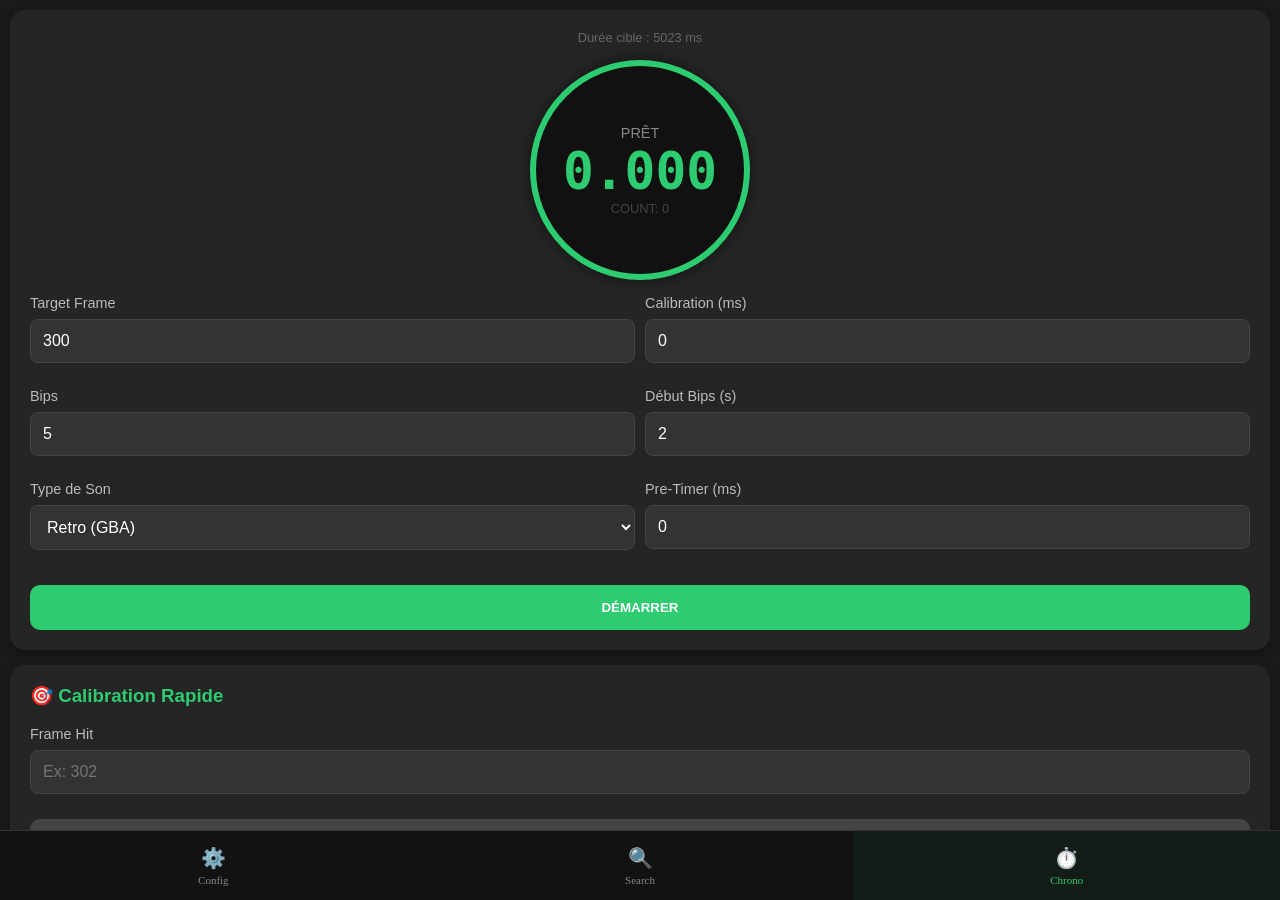
<file: index.html>
<!DOCTYPE html>
<html lang="fr">
<head>
    <meta charset="UTF-8">
    <meta name="viewport" content="width=device-width, initial-scale=1.0, maximum-scale=1.0, user-scalable=no">
    <title>RNG Master Pro</title>
    <link rel="stylesheet" href="style-core.css">
</head>
<body class="index-body">

    <iframe src="pages/chrono.html" id="content-frame" name="content-frame"></iframe>

    <nav class="nav-bar">
        <a href="pages/config.html" target="content-frame" class="nav-item" onclick="setActive(this)">
            <span class="nav-icon">⚙️</span>
            <span>Config</span>
        </a>
        <a href="pages/search.html" target="content-frame" class="nav-item" onclick="setActive(this)">
            <span class="nav-icon">🔍</span>
            <span>Search</span>
        </a>
        <a href="pages/chrono.html" target="content-frame" class="nav-item active" onclick="setActive(this)">
            <span class="nav-icon">⏱️</span>
            <span>Chrono</span>
        </a>
    </nav>

    <script src="app-core.js"></script>
</body>
</html>
</file>
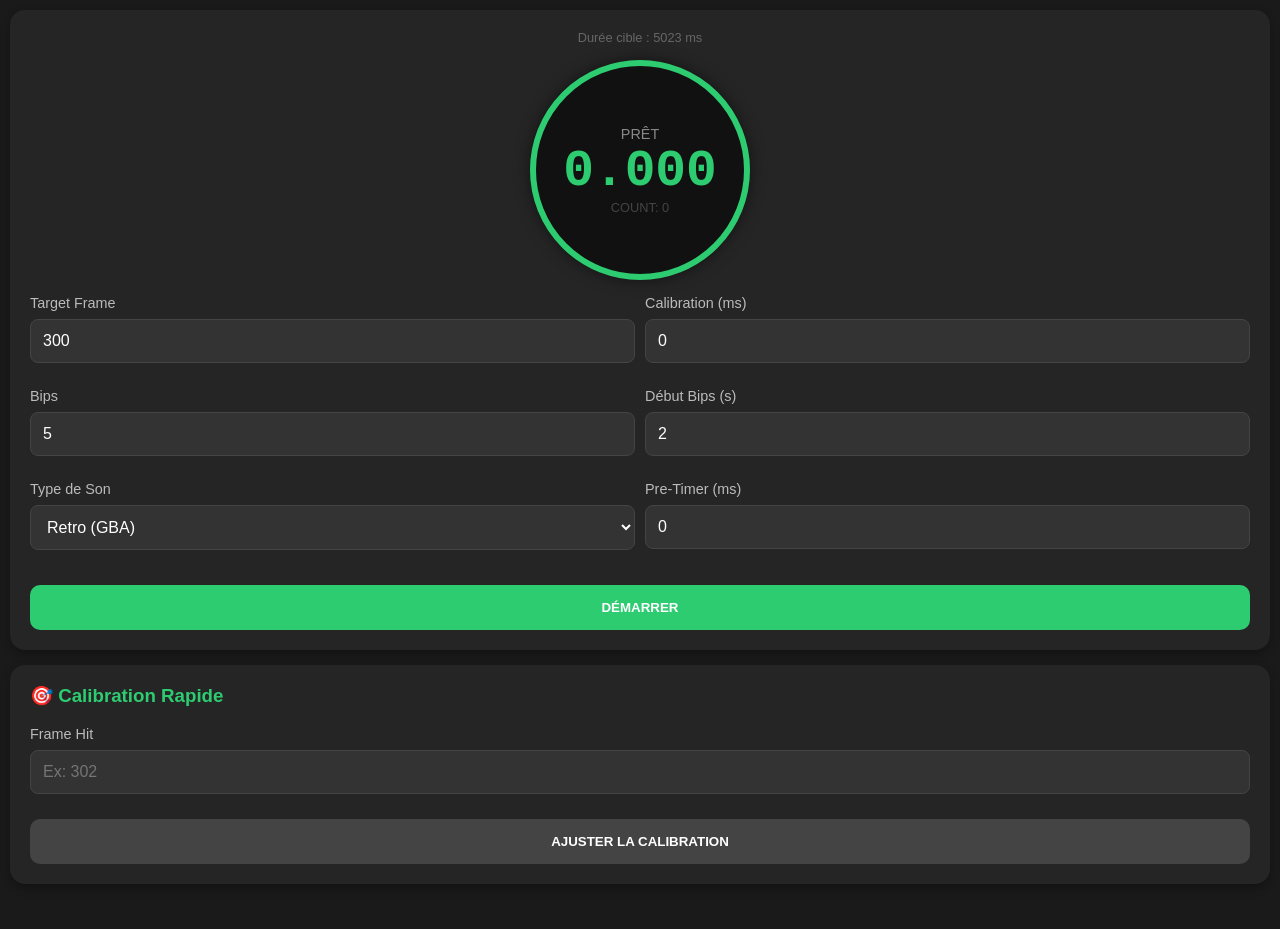
<file: pages/chrono.html>
<!DOCTYPE html>
<html lang="fr">
<head>
    <meta charset="UTF-8">
    <meta name="viewport" content="width=device-width, initial-scale=1.0, maximum-scale=1.0, user-scalable=no">
    <link rel="stylesheet" href="../style-core.css">
    <style>
        .chrono-container {
            position: relative; width: 220px; height: 220px;
            margin: 15px auto; border-radius: 50%;
            background: #111; border: 6px solid var(--game-color);
            display: flex; flex-direction: column; justify-content: center; align-items: center;
            overflow: hidden; box-shadow: 0 0 15px rgba(0,0,0,0.5);
        }
        #flash-circle {
            position: absolute; top: 0; left: 0; width: 100%; height: 100%;
            background: white; opacity: 0; pointer-events: none; z-index: 2;
        }
        .timer-display { font-size: 3.2rem; font-family: monospace; color: var(--game-color); font-weight: bold; z-index: 3; }
        .phase-name { font-size: 0.9rem; color: #888; z-index: 3; text-transform: uppercase; }
        #duration-info { text-align: center; font-size: 0.8rem; color: #666; margin-bottom: 10px; }
        .grid-inputs { display: grid; grid-template-columns: 1fr 1fr; gap: 10px; margin-top: 10px; }
    </style>
</head>
<body>

    <div class="card">
        <div id="duration-info">Durée cible : 0 ms</div>
        <div class="chrono-container">
            <div id="flash-circle"></div>
            <div id="phase-label" class="phase-name">PRÊT</div>
            <div id="timer-val" class="timer-display">0.000</div>
            <div style="color: #444; font-size: 0.8rem;">COUNT: <span id="count-val">0</span></div>
        </div>

        <div class="grid-inputs">
            <div>
                <label>Target Frame</label>
                <input type="number" id="target-frame" value="300" oninput="window.updateTargetInfo()">
            </div>
            <div>
                <label>Calibration (ms)</label>
                <input type="number" id="calibration" value="0" oninput="window.updateTargetInfo()">
            </div>
        </div>

        <div class="grid-inputs">
            <div>
                <label>Bips</label>
                <input type="number" id="num-beeps" value="5">
            </div>
            <div>
                <label>Début Bips (s)</label>
                <input type="number" id="beep-start" value="2">
            </div>
        </div>

        <div class="grid-inputs">
            <div>
                <label>Type de Son</label>
                <select id="beep-type">
                    <option value="square">Retro (GBA)</option>
                    <option value="sine">Doux</option>
                    <option value="sawtooth">Tranchant</option>
                </select>
            </div>
            <div>
                <label>Pre-Timer (ms)</label>
                <input type="number" id="pre-timer" value="0">
            </div>
        </div>

        <button class="btn" id="start-btn" onclick="window.toggleTimer()" style="margin-top:20px;">DÉMARRER</button>
    </div>

    <div class="card">
        <h3>🎯 Calibration Rapide</h3>
        <label>Frame Hit</label>
        <input type="number" id="frame-hit" placeholder="Ex: 302">
        <button class="btn" style="background: #444; margin-top: 10px;" onclick="window.updateCalibration()">AJUSTER LA CALIBRATION</button>
    </div>

    <script src="chrono.js"></script>
</body>
</html>
</file>
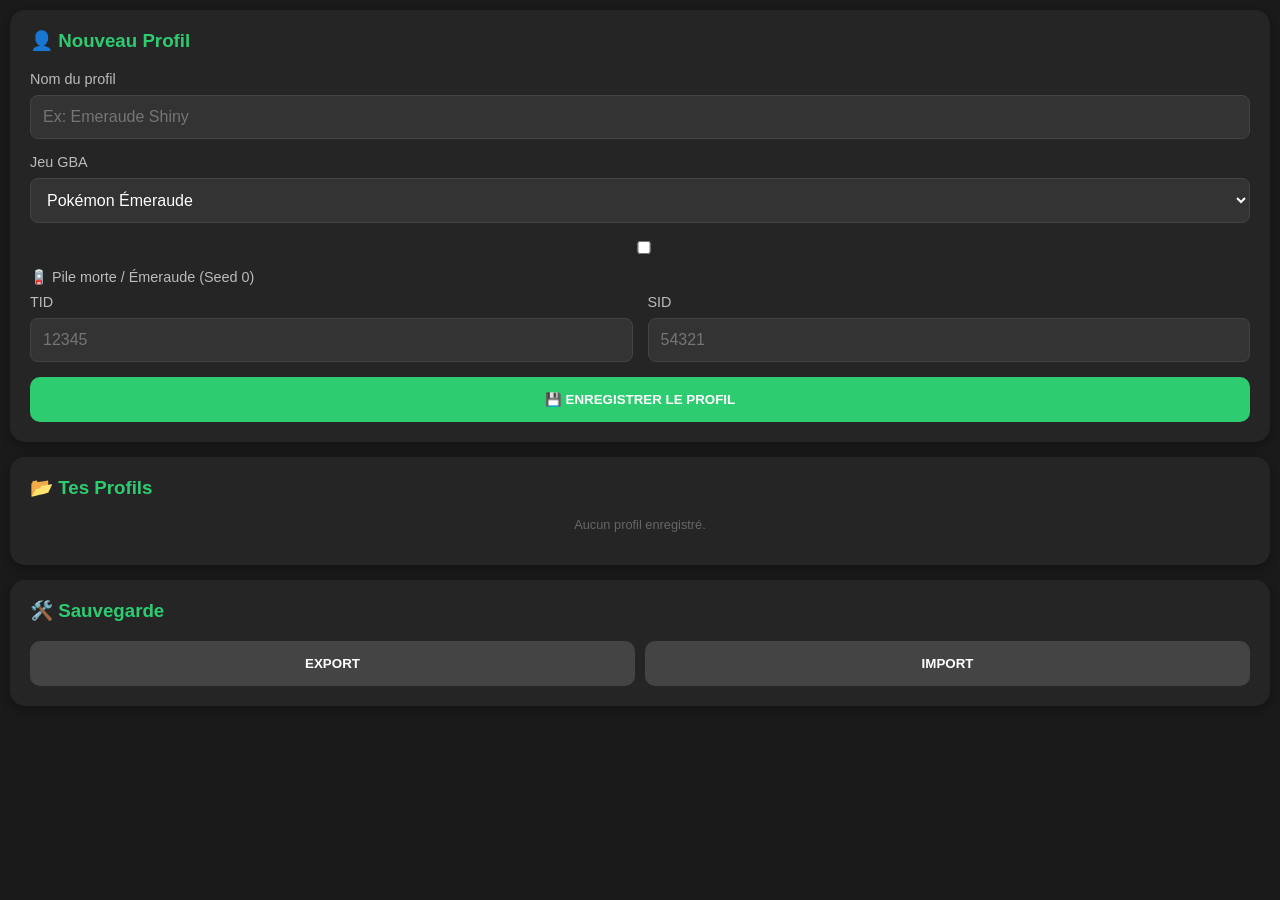
<file: pages/config.html>
<!DOCTYPE html>
<html lang="fr">
<head>
    <meta charset="UTF-8">
    <meta name="viewport" content="width=device-width, initial-scale=1.0, maximum-scale=1.0, user-scalable=no">
    <link rel="stylesheet" href="../style-core.css">
</head>
<body>
    <div class="card" id="form-card">
        <h3 id="form-title">👤 Nouveau Profil</h3>
        <input type="hidden" id="edit-index" value="-1"> 
        
        <label>Nom du profil</label>
        <input type="text" id="prof-name" placeholder="Ex: Emeraude Shiny">
        
        <label>Jeu GBA</label>
        <select id="prof-game">
            <option value="emerald">Pokémon Émeraude</option>
            <option value="ruby">Pokémon Rubis</option>
            <option value="sapphire">Pokémon Saphir</option>
            <option value="fr">Pokémon Rouge Feu</option>
            <option value="lg">Pokémon Vert Feuille</option>
        </select>

        <div class="checkbox-group">
            <input type="checkbox" id="prof-dead-battery">
            <label for="prof-dead-battery">🪫 Pile morte / Émeraude (Seed 0)</label>
        </div>

        <div style="display: flex; gap: 15px;">
            <div style="flex: 1;">
                <label>TID</label>
                <input type="number" id="prof-tid" placeholder="12345">
            </div>
            <div style="flex: 1;">
                <label>SID</label>
                <input type="number" id="prof-sid" placeholder="54321">
            </div>
        </div>

        <button class="btn" id="save-btn" onclick="saveProfile()">💾 ENREGISTRER LE PROFIL</button>
    </div>

    <div class="card" id="active-profile-display" style="display:none; border: 2px solid var(--game-color); background: rgba(0,0,0,0.1);">
        <h3 style="font-size: 0.9rem; margin-bottom: 5px;">⭐ PROFIL ACTIF</h3>
        <div id="active-info"></div>
    </div>

    <div class="card">
        <h3>📂 Tes Profils</h3>
        <div id="profile-list"></div>
    </div>

    <div class="card">
        <h3>🛠️ Sauvegarde</h3>
        <div style="display: flex; gap: 10px;">
            <button class="btn" onclick="exportProfiles()" style="background: #444; flex: 1;">EXPORT</button>
            <button class="btn" onclick="importProfiles()" style="background: #444; flex: 1;">IMPORT</button>
        </div>
        <input type="file" id="import-file" style="display:none" onchange="handleFileSelect(event)">
    </div>

    <script src="../app-core.js"></script>
    <script src="config.js"></script>
</body>
</html>
</file>
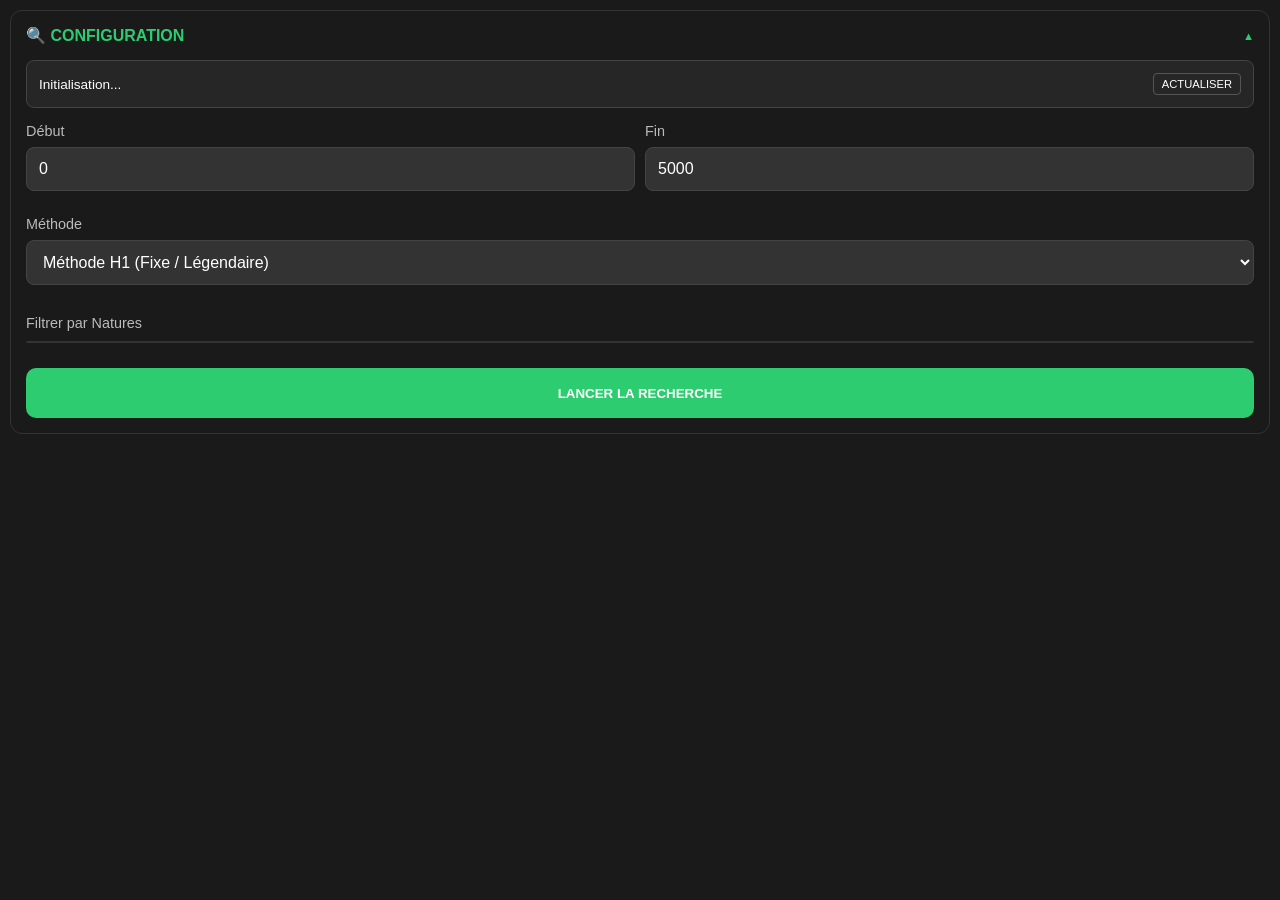
<file: pages/search.html>
<!DOCTYPE html>
<html lang="fr">
<head>
    <meta charset="UTF-8">
    <meta name="viewport" content="width=device-width, initial-scale=1.0">
    <link rel="stylesheet" href="../style-core.css">
    <style>
        .main-config { background: #1a1a1a; border-radius: 12px; border: 1px solid #333; margin-bottom: 10px; overflow: hidden; }
        .main-config summary { 
            padding: 15px; cursor: pointer; color: var(--game-color); 
            font-weight: bold; list-style: none; display: flex; justify-content: space-between; align-items: center;
        }
        .main-config summary::after { content: '▼'; font-size: 0.7rem; }
        .main-config[open] summary::after { content: '▲'; }
        
        .config-body { padding: 0 15px 15px 15px; }

        .profile-status { 
            display: flex; justify-content: space-between; align-items: center;
            padding: 12px; border-radius: 8px; margin-bottom: 15px; font-size: 0.85rem; border: 1px solid #444;
            background: rgba(255,255,255,0.05);
        }

        /* Natures en liste verticale propre */
        .nature-scroll {
            background: #111; border-radius: 8px; border: 1px solid #333;
            max-height: 200px; overflow-y: auto; margin: 10px 0;
        }
        .nature-item {
            display: flex; justify-content: space-between; align-items: center;
            padding: 12px 15px; border-bottom: 1px solid #222; color: #eee;
        }
        .nature-item input { width: 22px; height: 22px; accent-color: var(--game-color); }

        .results-box { margin-top: 15px; background: #111; border-radius: 8px; border: 1px solid #333; overflow-x: auto; }
        table { width: 100%; border-collapse: collapse; font-size: 11px; text-align: center; }
        th { background: #222; padding: 12px; border-bottom: 2px solid var(--game-color); color: #888; }
        td { padding: 12px; border-bottom: 1px solid #222; }
    </style>
</head>
<body>

    <details class="main-config" open>
        <summary>🔍 CONFIGURATION</summary>
        <div class="config-body">
            <div id="status-banner" class="profile-status">
                <span>Initialisation...</span>
                <button onclick="syncNow()" style="background:none; border:1px solid #555; color:white; padding:4px 8px; border-radius:4px; font-size:0.7rem;">ACTUALISER</button>
            </div>

            <div style="display: flex; gap: 10px;">
                <div style="flex:1;"><label>Début</label><input type="number" id="f-start" value="0"></div>
                <div style="flex:1;"><label>Fin</label><input type="number" id="f-end" value="5000"></div>
            </div>

            <label style="margin-top:10px; display:block;">Méthode</label>
            <select id="method">
                <option value="h1">Méthode H1 (Fixe / Légendaire)</option>
                <option value="h2">Méthode H2 (Sauvage - Émeraude)</option>
            </select>

            <label style="margin-top:15px; display:block;">Filtrer par Natures</label>
            <div id="nature-list" class="nature-scroll"></div>

            <button class="btn" onclick="runSearch()" style="width:100%; margin-top:15px; height: 50px; font-weight: bold;">LANCER LA RECHERCHE</button>
        </div>
    </details>

    <div id="results-view" class="results-box" style="display:none;">
        <table>
            <thead>
                <tr><th>Frame</th><th>Nature</th><th>IVs</th><th>Statut</th></tr>
            </thead>
            <tbody id="results-body"></tbody>
        </table>
    </div>

    <script src="data-natures.js"></script>
    <script src="search.js"></script>
</body>
</html>
</file>
<file: style-core.css>
/**
 * STYLE-CORE.CSS - Version Intégrale
 */
:root {
    --bg: #1a1a1a;
    --card: #252525;
    --text: #ffffff;
    --input-bg: #333333;
    --game-color: #2ecc71; 
}

* { 
    box-sizing: border-box; 
    -webkit-tap-highlight-color: transparent; 
}

/* --- CONFIGURATION DES DEUX TYPES DE BODY --- */

/* 1. Le Body de l'index (Fixe, pas de scroll) */
body.index-body {
    background: var(--bg);
    margin: 0;
    padding: 0;
    height: 100dvh;
    overflow: hidden;
    display: flex;
    flex-direction: column;
}

/* 2. Le Body des pages (Config, Search, Chrono) - SCROLL AUTORISÉ */
body:not(.index-body) {
    background: var(--bg);
    color: var(--text);
    font-family: sans-serif;
    margin: 0;
    padding: 10px;
    padding-bottom: 30px; /* Espace pour ne pas coller au menu */
    overflow-y: auto; 
    height: auto;
    min-height: 100%;
}

/* --- INTERFACE COMMUNE --- */

#content-frame {
    flex: 1;
    width: 100%;
    border: none;
    background: var(--bg);
}

.nav-bar {
    height: 70px;
    background: #121212;
    display: flex;
    width: 100%;
    border-top: 1px solid #333;
    padding-bottom: env(safe-area-inset-bottom);
}

.nav-item {
    flex: 1;
    display: flex;
    flex-direction: column;
    align-items: center;
    justify-content: center;
    color: #888;
    text-decoration: none;
    font-size: 11px;
    transition: 0.2s;
}

.nav-item.active {
    color: var(--game-color);
    background: rgba(46, 204, 113, 0.05);
}

.nav-icon {
    font-size: 20px;
    margin-bottom: 4px;
}

/* --- COMPOSANTS DES PAGES --- */

.card {
    background: var(--card);
    padding: 20px;
    border-radius: 15px;
    margin-bottom: 15px;
    box-shadow: 0 4px 10px rgba(0,0,0,0.3);
}

h3 { 
    margin-top: 0; 
    color: var(--game-color); 
}

label {
    display: block;
    margin-bottom: 8px;
    font-size: 0.9rem;
    color: #bbb;
}

input, select {
    width: 100% !important;
    padding: 12px;
    margin-bottom: 15px;
    background: var(--input-bg);
    border: 1px solid #444;
    border-radius: 8px;
    color: white;
    font-size: 1rem;
    box-sizing: border-box;
}

.btn {
    background: var(--game-color);
    color: white;
    border: none;
    padding: 15px;
    width: 100%;
    border-radius: 10px;
    font-weight: bold;
    cursor: pointer;
}

.btn:active { transform: scale(0.98); }

.profile-item {
    padding: 15px;
    border-radius: 12px;
    margin-bottom: 10px;
    background: #1e1e1e;
    border: 2px solid #333;
}

.profile-item.active {
    border-color: var(--game-color);
}
</file>
